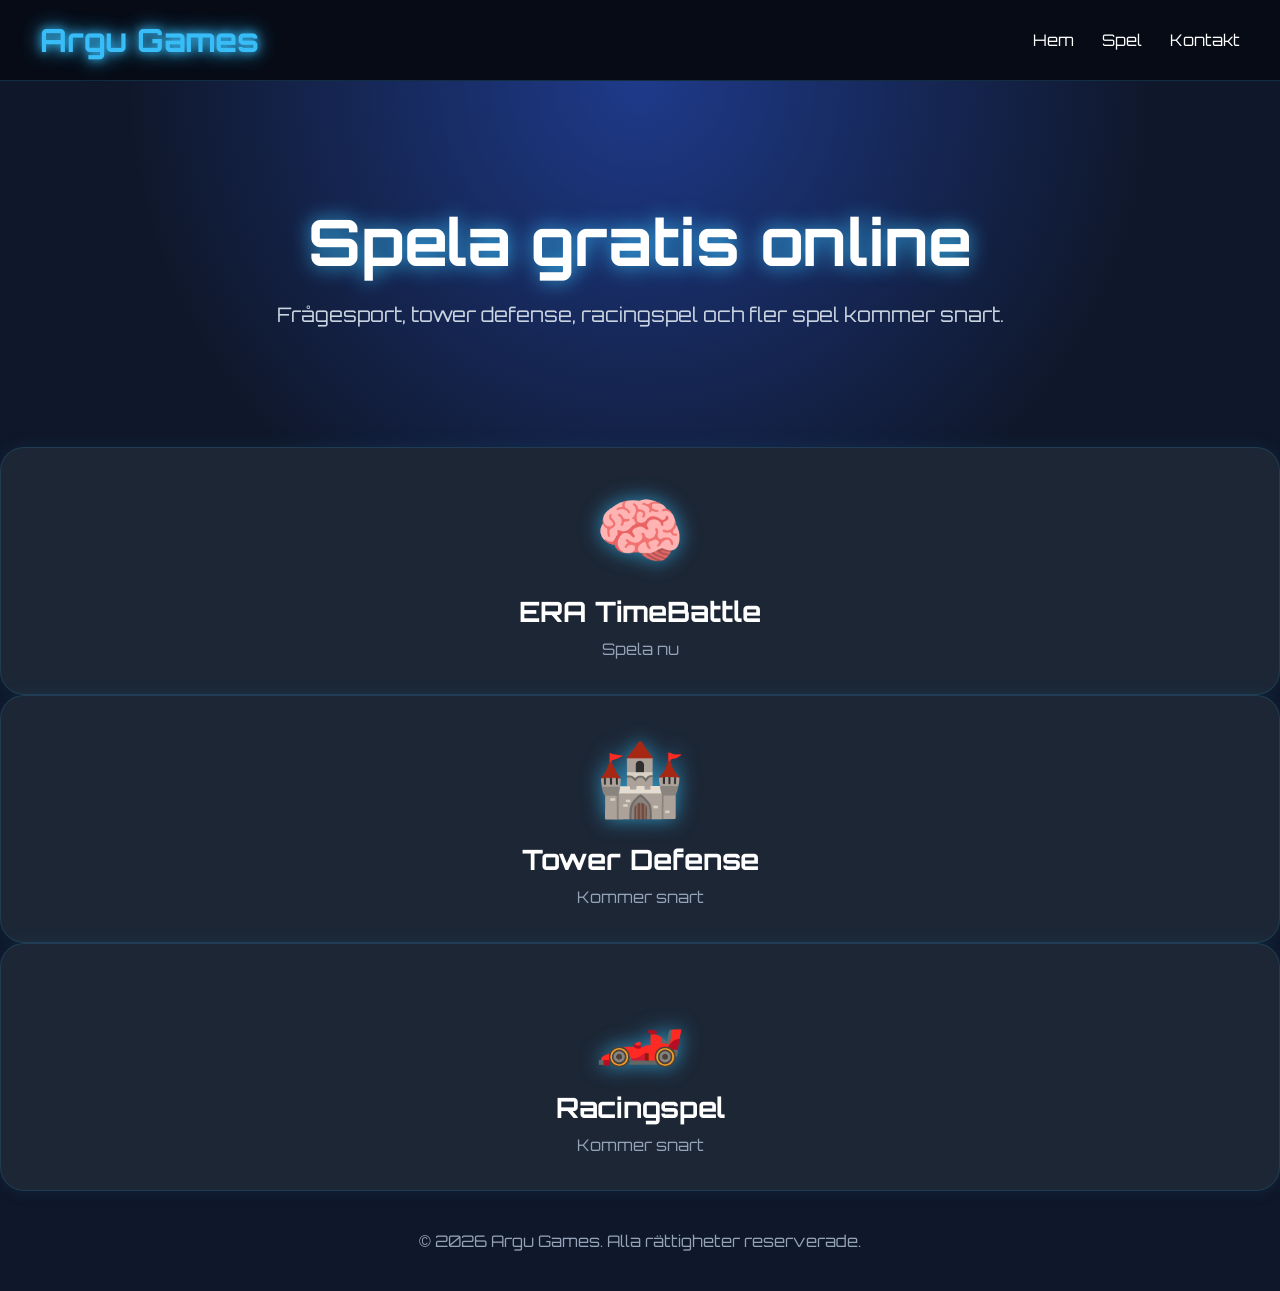
<file: index.html>
<!DOCTYPE html>
<html lang="sv">
<head>
  <meta charset="UTF-8">
  <title>Argu Games - Gratis spel online</title>
  <link href="https://fonts.googleapis.com/css2?family=Orbitron:wght@400;700&display=swap" rel="stylesheet">
  <link rel="stylesheet" href="style.css">
</head>
<body>

<header>
  <div class="logo">Argu Games</div>
  <nav>
    <a href="#">Hem</a>
    <a href="#">Spel</a>
    <a href="#">Kontakt</a>
  </nav>
</header>

<section class="hero">
  <h1>Spela gratis online</h1>
  <p>Frågesport, tower defense, racingspel och fler spel kommer snart.</p>
</section>

<a class="card" href="/games/mygame.html">

  <div class="emoji">🧠</div>

  <h2>ERA TimeBattle</h2>

  <p>Spela nu</p>

</a>

  <div class="card">
    <div class="emoji">🏰</div>
    <h2>Tower Defense</h2>
    <p>Kommer snart</p>
  </div>

  <div class="card">
    <div class="emoji">🏎️</div>
    <h2>Racingspel</h2>
    <p>Kommer snart</p>
  </div>
</section>

<footer>
  <p>© 2026 Argu Games. Alla rättigheter reserverade.</p>
</footer>

</body>
</html>
</file>
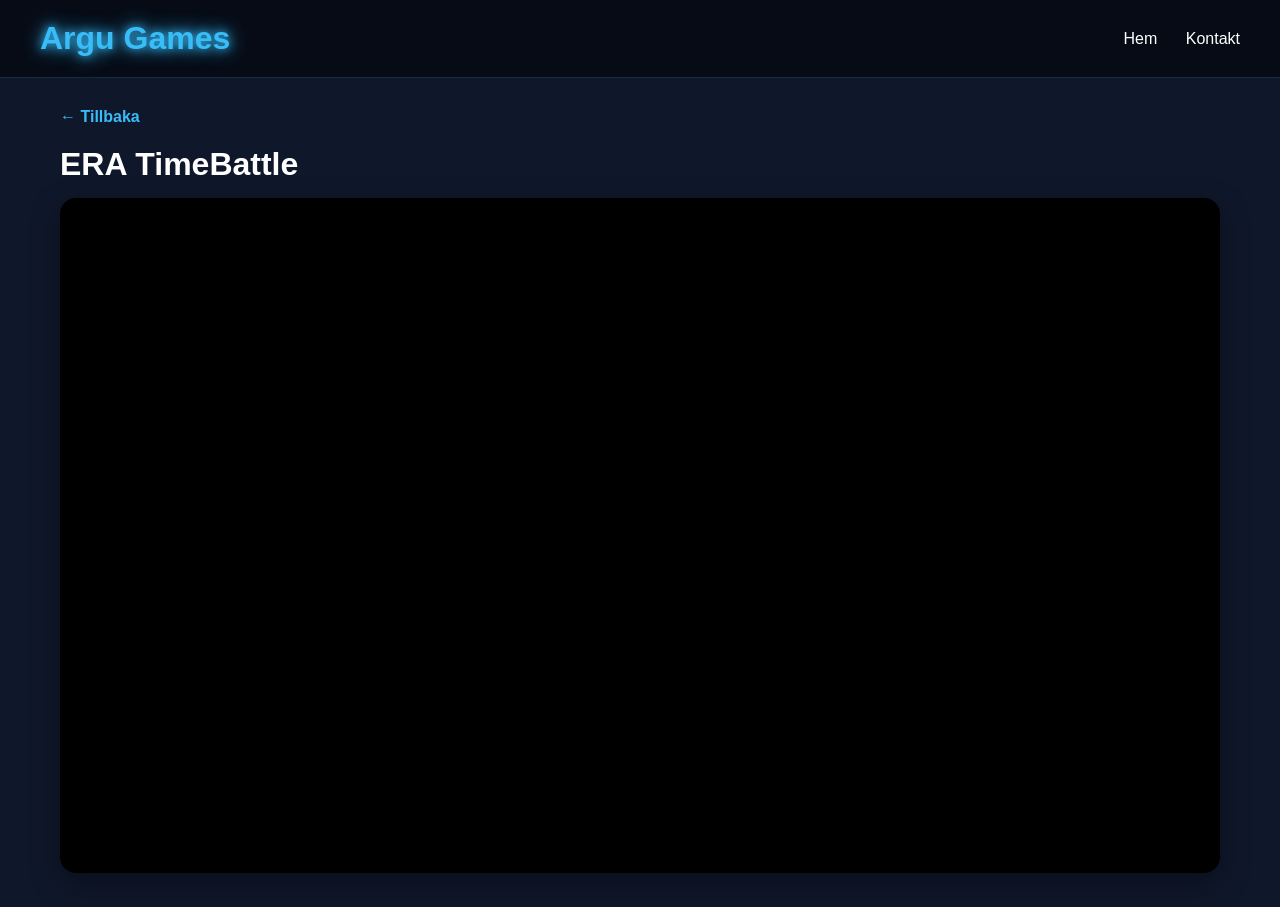
<file: games/mygame.html>
<!DOCTYPE html>
<html lang="sv">
<head>
  <meta charset="UTF-8">
  <meta name="viewport" content="width=device-width, initial-scale=1.0">
  <title>ERA TimeBattle - Argu Games</title>
  <link rel="stylesheet" href="../style.css">

  <style>
    .game-page {
      max-width: 1200px;
      margin: 0 auto;
      padding: 30px 20px;
    }

    .game-frame {
      width: 100%;
      height: 75vh;
      border: none;
      border-radius: 16px;
      background: #000;
      box-shadow: 0 10px 30px rgba(0,0,0,0.35);
    }

    .back-link {
      display: inline-block;
      margin-bottom: 20px;
      color: #38bdf8;
      text-decoration: none;
      font-weight: bold;
    }

    .game-title {
      margin-bottom: 15px;
    }
  </style>
</head>

<body>
  <header>
    <div class="logo">Argu Games</div>
    <nav>
      <a href="../index.html">Hem</a>
      <a href="../contact.html">Kontakt</a>
    </nav>
  </header>

  <main class="game-page">
    <a class="back-link" href="../index.html">← Tillbaka</a>

    <h1 class="game-title">ERA TimeBattle</h1>

    <iframe
      class="game-frame"
      src="https://era-timebattle.lovable.app"
      allowfullscreen>
    </iframe>
  </main>
</body>
</html>
</file>
<file: style.css>
* {
  margin: 0;
  padding: 0;
  box-sizing: border-box;
}

body {
  font-family: 'Orbitron', sans-serif;
  background: #0f172a;
  color: white;
}

/* NAVBAR */

header {
  background: rgba(7, 11, 20, 0.9);
  backdrop-filter: blur(10px);
  padding: 20px 40px;

  display: flex;
  justify-content: space-between;
  align-items: center;

  border-bottom: 1px solid rgba(56, 189, 248, 0.2);

  position: sticky;
  top: 0;
  z-index: 100;
}

.logo {
  font-size: 32px;
  font-weight: bold;
  color: #38bdf8;

  text-shadow:
    0 0 10px #38bdf8,
    0 0 20px #38bdf8;
}

nav a {
  color: white;
  text-decoration: none;
  margin-left: 24px;

  transition: 0.25s;
}

nav a:hover {
  color: #38bdf8;

  text-shadow:
    0 0 10px #38bdf8;
}

/* HERO */

.hero {
  text-align: center;

  padding: 120px 20px;

  background:
    radial-gradient(circle at top, #1e3a8a, #0f172a 70%);
}

.hero h1 {
  font-size: 64px;

  margin-bottom: 20px;

  text-shadow:
    0 0 20px rgba(56, 189, 248, 0.9);
}

.hero p {
  font-size: 20px;
  color: #cbd5e1;
}

/* GAME SECTION */

.games {
  max-width: 1200px;

  margin: auto;

  padding: 50px;

  display: grid;

  grid-template-columns:
    repeat(auto-fit, minmax(250px, 1fr));

  gap: 30px;
}

/* GAME CARDS */

.card {
  background: rgba(31, 41, 55, 0.9);

  border-radius: 24px;

  padding: 35px;

  text-align: center;

  border: 1px solid rgba(56, 189, 248, 0.15);

  transition:
    transform 0.25s ease,
    box-shadow 0.25s ease,
    border-color 0.25s ease;

  box-shadow:
    0 0 20px rgba(56, 189, 248, 0.08);

  cursor: pointer;
}

.card:hover {
  transform:
    translateY(-10px)
    scale(1.03);

  border-color: #38bdf8;

  box-shadow:
    0 0 30px rgba(56, 189, 248, 0.5),
    0 0 60px rgba(56, 189, 248, 0.2);

  background: rgba(51, 65, 85, 1);
}

/* GAME ICONS */

.emoji {
  font-size: 72px;

  margin-bottom: 20px;

  filter:
    drop-shadow(0 0 10px rgba(56, 189, 248, 0.7));
}

.card h2 {
  font-size: 28px;

  margin-bottom: 10px;
}

.card p {
  color: #94a3b8;
}

/* FOOTER */

footer {
  text-align: center;

  padding: 40px;

  color: #94a3b8;
}

/* MOBILE */

@media (max-width: 768px) {

  header {
    flex-direction: column;
    gap: 20px;
  }

  .hero h1 {
    font-size: 42px;
  }

  .hero p {
    font-size: 16px;
  }

  nav a {
    margin: 0 10px;
  }

  .games {
    padding: 20px;
  }
}
.card {
  display: block;
  text-decoration: none;
  color: white;
}

.card h2,
.card p {
  text-decoration: none;
}

.card:visited {
  color: white;
}@media (max-width: 768px) {

  header {
    padding: 12px 16px;
  }

  .logo {
    font-size: 20px;
  }

  nav a {
    margin-left: 10px;
    font-size: 14px;
  }

}@media (max-width: 768px) {

  header {
    flex-direction: column;
    gap: 10px;
  }

}
</file>
